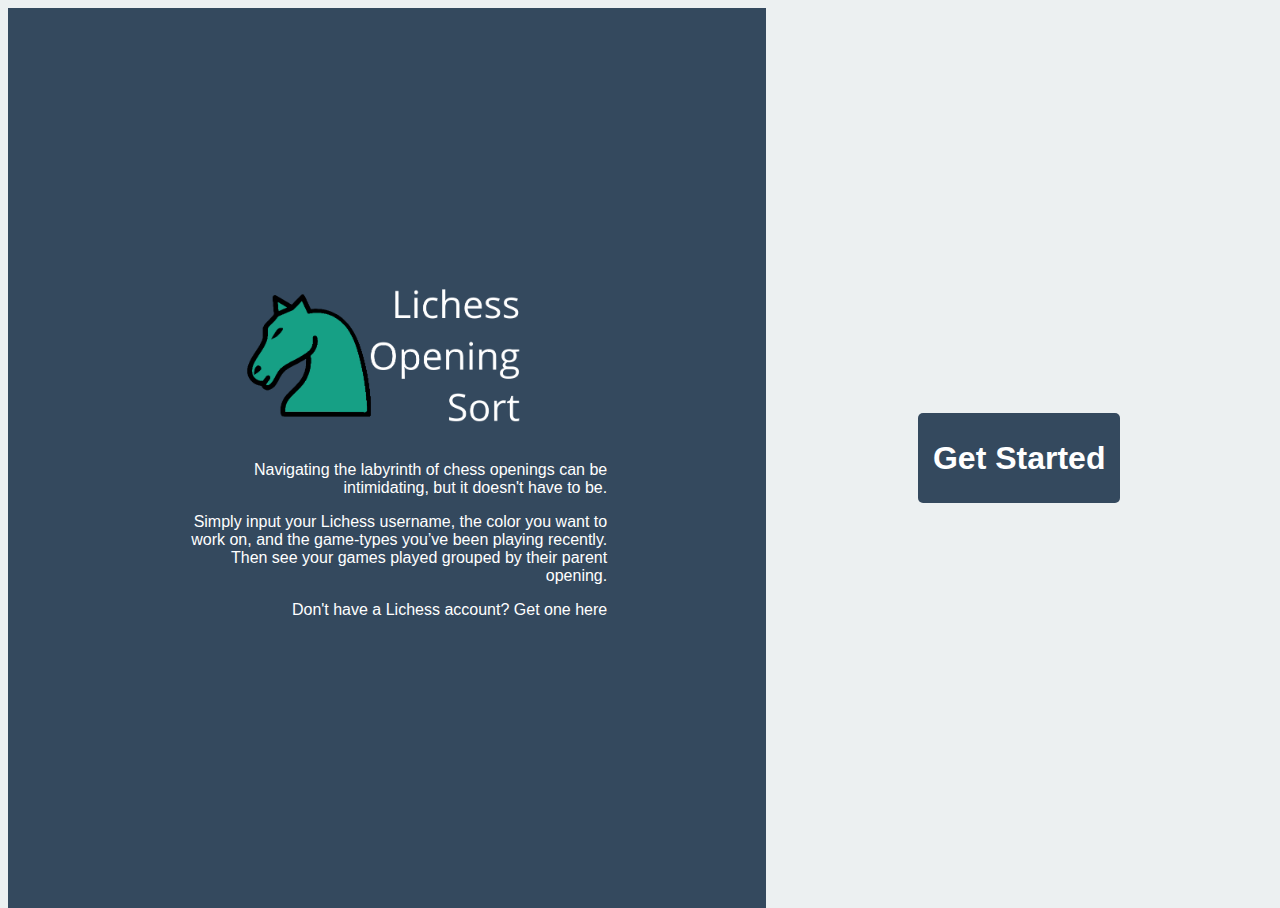
<file: index.html>
<!DOCTYPE html>
<html lang="en">

<head>
  <meta charset="UTF-8">
  <meta name="viewport" content="width=device-width, initial-scale=1.0">
  <meta name="description" content="Find your most common lichess openings">
  <meta http-equiv="X-UA-Compatible" content="ie=edge">
  <title>Lichess Opening Sort, Find your most played openings</title>

  <link rel="stylesheet" href="https://necolas.github.io/normalize.css/8.0.0/normalize.css">
  <link href="https://fonts.googleapis.com/css?family=Open+Sans" rel="stylesheet">
  <link rel="stylesheet" href="style.css">
  <link rel="stylesheet" href="landing.css">

</head>

<body>
  <main role="main">
    <section role="region">
      <div>
        <img src="logo.png" alt="Logo Lichess Opening Sort">
        <p>
          Navigating the labyrinth of chess openings can be intimidating, but it doesn't have
          to be.
        </p>
        <p>
          Simply input your Lichess username, the color you want to work on, and the game-types
          you’ve been playing recently. Then see your games played grouped by their
          parent opening.
        </p>
        <p>
          Don't have a Lichess account?
          <a href="http://lichess.org"> Get one here</a>
        </p>
      </div>
    </section>
    <section class="right">
      <a href="search.html">
        <div class="start">
          <h1>Get Started</h1>
        </div>
      </a>
    </section>
  </main>
</body>

</html>
</file>
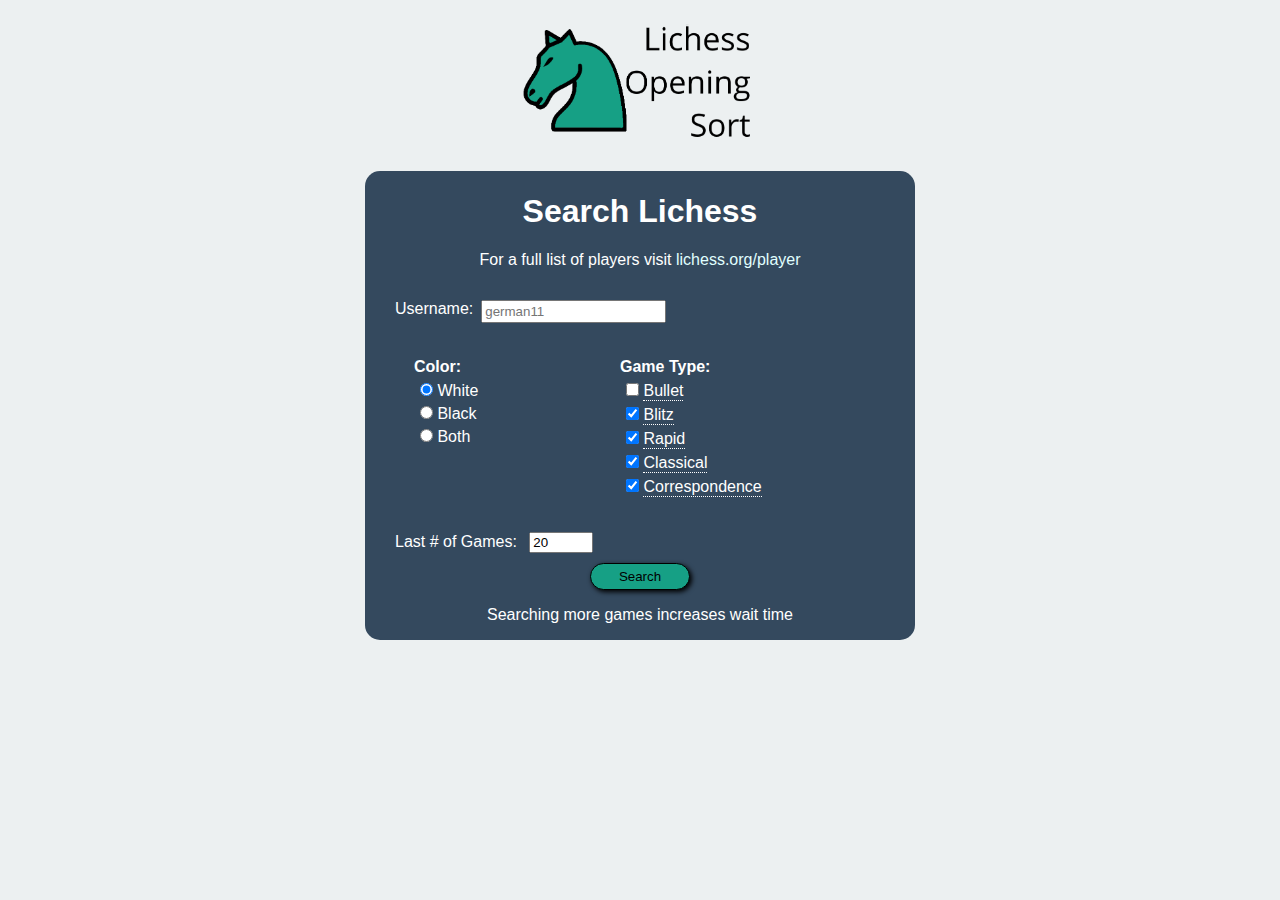
<file: search.html>
<!DOCTYPE html>
<html lang="en">

<head>
  <meta charset="UTF-8">
  <meta name="viewport" content="width=device-width, initial-scale=1.0">
  <meta name="description" content="Find your most common lichess openings">
  <meta http-equiv="X-UA-Compatible" content="ie=edge">
  <title>Lichess Opening Sort, Find your most played openings</title>

  <link rel="stylesheet" href="https://necolas.github.io/normalize.css/8.0.0/normalize.css">
  <link href="https://fonts.googleapis.com/css?family=Open+Sans" rel="stylesheet">
  <link rel="stylesheet" href="style.css">
  <link rel="stylesheet" href="search.css">
</head>

<body>
  <header role="banner">
    <img src="logo-black.png" alt="Logo Lichess Opening Sort">
  </header>

  <main role="main">

    <section role="region">
      <h1>Search
        <a href="http://lichess.org"> Lichess</a>
      </h1>
      <p>For a full list of players visit
        <a href="http://lichess.org/player">lichess.org/player</a>
      </p>
      <form action="#">
        <div class="row">
          <label for="username">Username: </label>
          <input class="username" type="text" name="username" id="username" autocomplete="off"
            aria-required="true" placeholder="german11" value="">
        </div>

        <div class="row">
          <fieldset>
            <legend>Color: </legend>

            <label for="white">
              <input type="radio" name="color" id="white" value="white" required checked> White
            </label>

            <label for="black">
              <input type="radio" name="color" id="black" value="black" required> Black
            </label>

            <label for="both">
              <input type="radio" name="color" id="both" value="null" required> Both</label>
          </fieldset>

          <fieldset>
            <legend>Game Type:</legend>

            <label for="bullet">
              <input type="checkbox" name="gametype" id="bullet" value="bullet">
              <span class="tooltip">
                Bullet
                <div class="tooltiptext">Very fast games: less than 3 minutes</div>
              </span>
            </label>

            <label for="blitz">
              <input type="checkbox" name="gametype" id="blitz" value="blitz" checked>
              <span class="tooltip">
                Blitz
                <div class="tooltiptext">Fast games: 3 to 8 minutes</div>
              </span>
            </label>

            <label for="rapid">
              <input type="checkbox" name="gametype" id="rapid" value="rapid" checked>
              <span class="tooltip">
                Rapid
                <div class="tooltiptext">Rapid games: 8 to 25 minutes</div>
              </span>
            </label>

            <label for="classical">
              <input type="checkbox" name="gametype" id="classical" value="classical" checked>
              <span class="tooltip">
                Classical
                <p class="tooltiptext">Classical games: 25 minutes and more</p>
              </span>
            </label>

            <label for="correspondence">
              <input type="checkbox" name="gametype" id="correspondence" value="correspondence"
                checked>
              <span class="tooltip">
                Correspondence
                <p class="tooltiptext">Correspondence games: 1 Move Per Day Minimum
                </p>
              </span>
            </label>
          </fieldset>
        </div>

        <div>
          <label for="number-of-games">Last # of Games: </label>
          <input type="number" name="number-of-games" id="number-of-games" min="10" max="200"
            value="20" required>
        </div>

        <input type="submit" value="Search" class="js-submit">
      </form>
      <div class="js-message message" aria-live="assertive">
        <p>Searching more games increases wait time</p>
      </div>
    </section>

    <section role="region" class="js-table table hidden" aria-live="assertive">
      <h2>Openings</h2>
      <table>
        <thead>
          <th scope="col" class="left">Opening</th>
          <th scope="col" class="right">Games</th>
        </thead>
      </table>
    </section>

  </main>

  <script src="https://code.jquery.com/jquery-3.3.1.min.js"></script>
  <script src="ecoSort.js"></script>
  <script src="search.js"></script>

</body>

</html>
</file>
<file: style.css>
* {
  box-sizing: border-box;
}

body {
  font-family: Arial, Helvetica, sans-serif;

  background-color: #ecf0f1;
}

h1, h2, h3, h4, h5 {
  font-family: noto sans,lucida grande,lucida sans unicode,Geneva,Verdana,Sans-Serif;
}

section {
  color: white;
  background-color: #34495e;
}

header {
  border-top: 0;
}

a, a:visited {
  color: #e0ffff;
}

h1 a, h1 a:visited {
  color: inherit;
}

a:hover {
  text-decoration: underline;
}

input[type=submit] {
  max-width: 100px;
  padding: 5px;

  border: 1px solid black;
  border-radius: 20px;
  background-color: #16a085;
  box-shadow: 2px 2px 5px black;
}

input[type=submit]:active {
  box-shadow: none;
}

table {
  border-collapse: collapse;
}

td {
  padding: 5px;

  border: #16a085 1px solid;
}
</file>
<file: landing.css>
* {
  box-sizing: border-box;
}

html {
  height: 100%;
}

body, main {
  height: 100%;
}

main {
  display: flex;
  align-items: center;
  flex-direction: column;
  justify-content: space-around;

  text-align: center;
}

p {
  text-align: left;
}

a, a:visited {
  text-decoration: none;

  color: inherit;
}

img {
  max-width: 300px;
}

.start, section {
  color: white;
  background-color: #34495e;
}

.start {
  padding: 5px 15px;

  border-radius: 5px;
}

.right {
  flex-basis: 40%;

  background-color: inherit;
}

section {
  display: flex;
  align-items: center;
  flex-basis: 60%;
  flex-direction: column;
  justify-content: center;

  width: 100%;
  height: 100%;
}

section > div {
  max-width: 500px;
  padding: 0 30px;
}

@media only screen and (min-width: 750px) {
  main {
    flex-direction: row;
  }

  h1, p {
    text-align: right;
  }
}
</file>
<file: search.css>
* {
  box-sizing: border-box;
}

main, header {
  max-width: 80%;
}

img {
  max-width: 250px;
}

a, a:visited {
  text-decoration: none;
}

legend {
  font-weight: bold;
}

header {
  margin: 0 auto;
  padding-top: 10px;

  text-align: center;
}

main {
  display: flex;
  align-items: center;
  flex-direction: column;

  margin: 0 auto;
}

section {
  width: 100%;
  min-height: 250px;
  margin: 15px 0;
  padding: 0 30px;

  border-radius: 15px;
}

form {
  display: flex;
  align-items: stretch;
  flex-direction: column;
}

form > div.row {
  display: flex;
  flex-wrap: wrap;

  margin: 15px 0;
}

fieldset {
  display: flex;
  flex-basis: 40%;
  flex-direction: column;

  margin: 5px;

  border: none;
}

input {
  margin: 0 0 0 8px;
}

.message {
  text-align: center;
}

.error {
  font-family: monospace;

  color: #ffe5e5;
}

h1, h2, h3, p {
  text-align: center;
}

input[type=submit] {
  width: 50%;
  margin: 0 auto;
  margin-top: 10px;
}

label {
  margin-bottom: 5px;

  white-space: nowrap;
}

section {
  width: 100%;
}

table {
  width: 100%;
  margin-bottom: 20px;
}

.left {
  text-align: left;
}

.right {
  text-align: right;
}

.username {
  min-width: 20px;
}

.hidden {
  display: none;
}

/* Tooltip */
.tooltip {
  position: relative;

  display: inline-block;

  border-bottom: 1px dotted white;
}

.tooltiptext {
  font-size: 12px;

  position: absolute;
  bottom: 125%;
  left: 50%;

  visibility: hidden;

  width: 120px;
  margin-left: -60px;
  padding: 5px;

  transition: opacity 0.3s;
  text-align: center;
  white-space: normal;

  opacity: 0;
  color: black;
  border: 1px solid black;
  border-radius: 6px;
  background: white;
}

.tooltip:hover .tooltiptext {
  visibility: visible;

  opacity: 1;
}

/* Loader */
.loader {
  font-size: 40px;

  position: relative;

  overflow: hidden;

  width: 1em;
  height: 1em;
  margin: 72px auto;

  -webkit-transform: translateZ(0);
      -ms-transform: translateZ(0);
          transform: translateZ(0);
  -webkit-animation: load6 1.7s infinite ease, round 1.7s infinite ease;
          animation: load6 1.7s infinite ease, round 1.7s infinite ease;
  text-indent: -9999em;

  color: #ffffff;
  border-radius: 50%;
}

@-webkit-keyframes load6 {
  0% {
    box-shadow: 0 -0.83em 0 -0.4em, 0 -0.83em 0 -0.42em, 0 -0.83em 0 -0.44em, 0 -0.83em 0 -0.46em, 0 -0.83em 0 -0.477em;
  }

  5%,
  95% {
    box-shadow: 0 -0.83em 0 -0.4em, 0 -0.83em 0 -0.42em, 0 -0.83em 0 -0.44em, 0 -0.83em 0 -0.46em, 0 -0.83em 0 -0.477em;
  }

  10%,
  59% {
    box-shadow: 0 -0.83em 0 -0.4em, -0.087em -0.825em 0 -0.42em, -0.173em -0.812em 0 -0.44em, -0.256em -0.789em 0 -0.46em, -0.297em -0.775em 0 -0.477em;
  }

  20% {
    box-shadow: 0 -0.83em 0 -0.4em, -0.338em -0.758em 0 -0.42em, -0.555em -0.617em 0 -0.44em, -0.671em -0.488em 0 -0.46em, -0.749em -0.34em 0 -0.477em;
  }

  38% {
    box-shadow: 0 -0.83em 0 -0.4em, -0.377em -0.74em 0 -0.42em, -0.645em -0.522em 0 -0.44em, -0.775em -0.297em 0 -0.46em, -0.82em -0.09em 0 -0.477em;
  }

  100% {
    box-shadow: 0 -0.83em 0 -0.4em, 0 -0.83em 0 -0.42em, 0 -0.83em 0 -0.44em, 0 -0.83em 0 -0.46em, 0 -0.83em 0 -0.477em;
  }
}

@keyframes load6 {
  0% {
    box-shadow: 0 -0.83em 0 -0.4em, 0 -0.83em 0 -0.42em, 0 -0.83em 0 -0.44em, 0 -0.83em 0 -0.46em, 0 -0.83em 0 -0.477em;
  }

  5%,
  95% {
    box-shadow: 0 -0.83em 0 -0.4em, 0 -0.83em 0 -0.42em, 0 -0.83em 0 -0.44em, 0 -0.83em 0 -0.46em, 0 -0.83em 0 -0.477em;
  }

  10%,
  59% {
    box-shadow: 0 -0.83em 0 -0.4em, -0.087em -0.825em 0 -0.42em, -0.173em -0.812em 0 -0.44em, -0.256em -0.789em 0 -0.46em, -0.297em -0.775em 0 -0.477em;
  }

  20% {
    box-shadow: 0 -0.83em 0 -0.4em, -0.338em -0.758em 0 -0.42em, -0.555em -0.617em 0 -0.44em, -0.671em -0.488em 0 -0.46em, -0.749em -0.34em 0 -0.477em;
  }

  38% {
    box-shadow: 0 -0.83em 0 -0.4em, -0.377em -0.74em 0 -0.42em, -0.645em -0.522em 0 -0.44em, -0.775em -0.297em 0 -0.46em, -0.82em -0.09em 0 -0.477em;
  }

  100% {
    box-shadow: 0 -0.83em 0 -0.4em, 0 -0.83em 0 -0.42em, 0 -0.83em 0 -0.44em, 0 -0.83em 0 -0.46em, 0 -0.83em 0 -0.477em;
  }
}

@-webkit-keyframes round {
  0% {
    -webkit-transform: rotate(0deg);
            transform: rotate(0deg);
  }

  100% {
    -webkit-transform: rotate(360deg);
            transform: rotate(360deg);
  }
}

@keyframes round {
  0% {
    -webkit-transform: rotate(0deg);
            transform: rotate(0deg);
  }

  100% {
    -webkit-transform: rotate(360deg);
            transform: rotate(360deg);
  }
}

@media only screen and (min-width: 700px) {
  header, main {
    width: 550px;
  }
}
</file>
